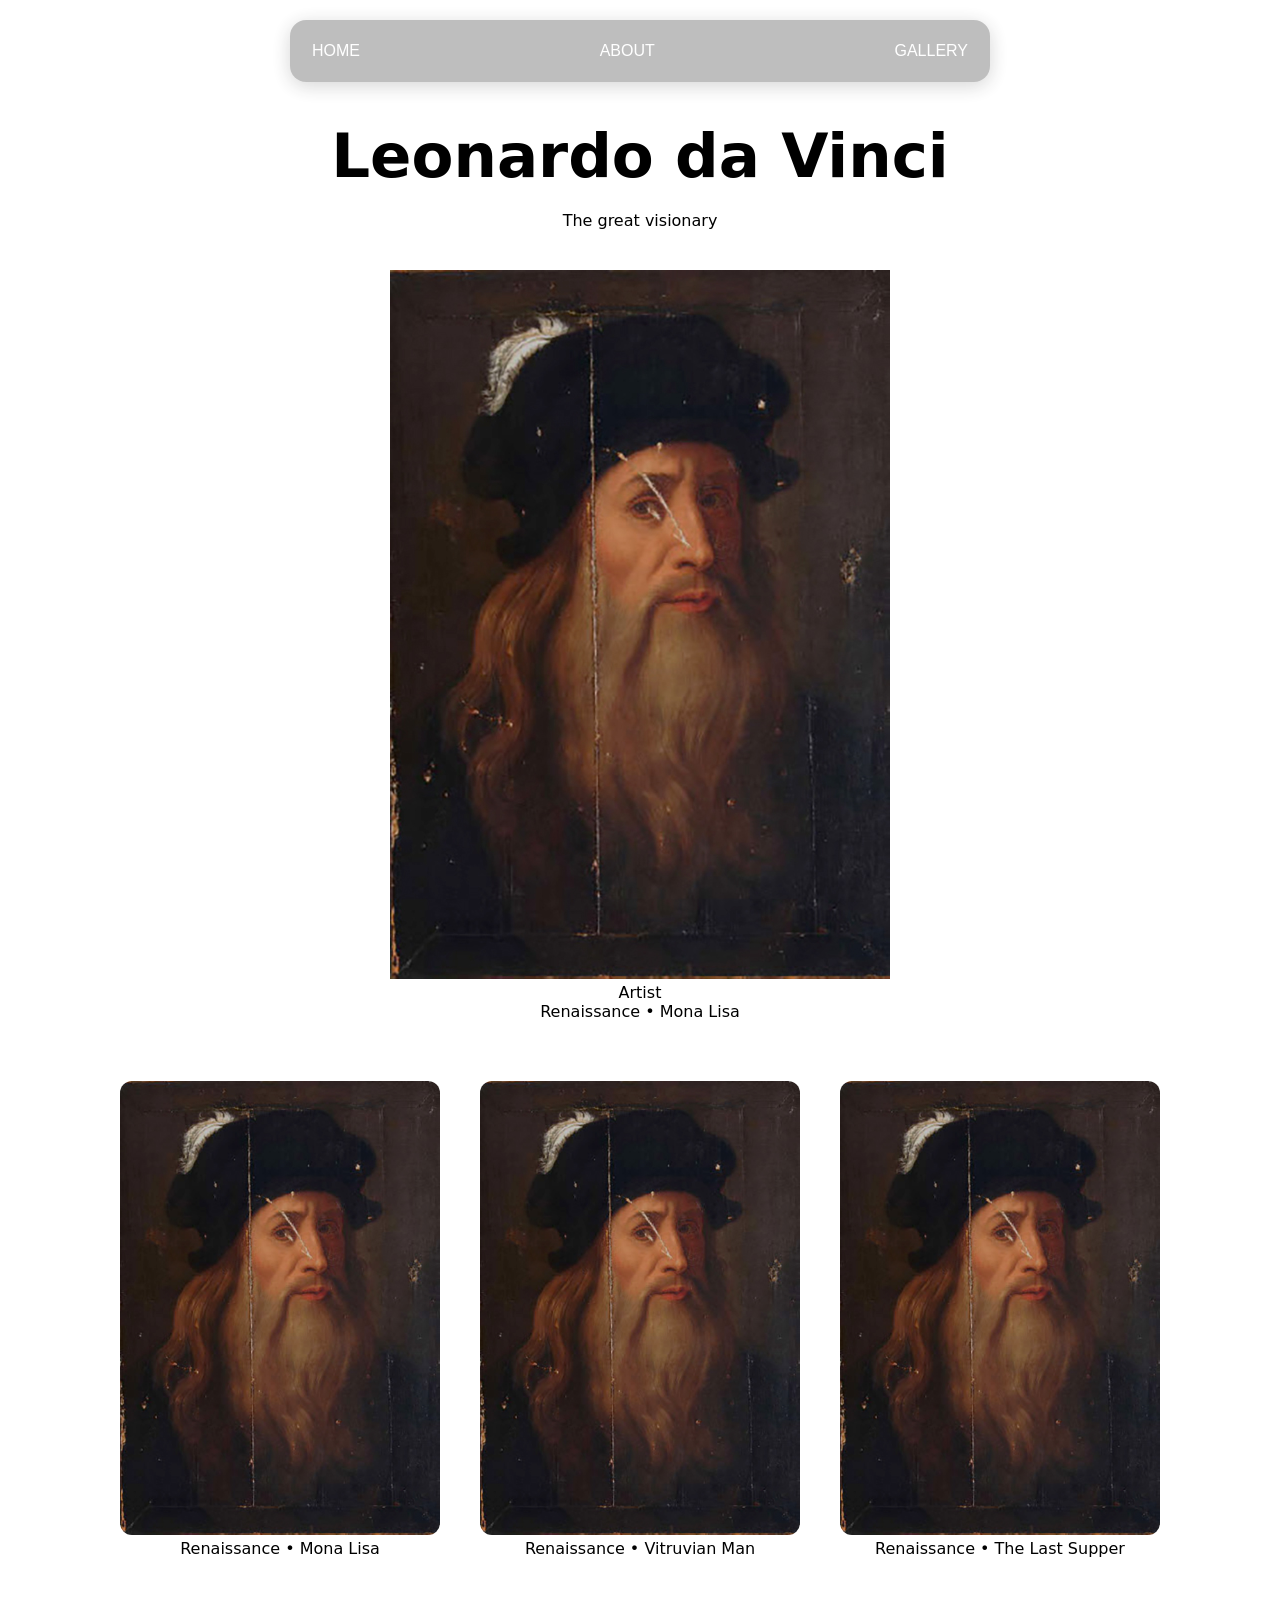
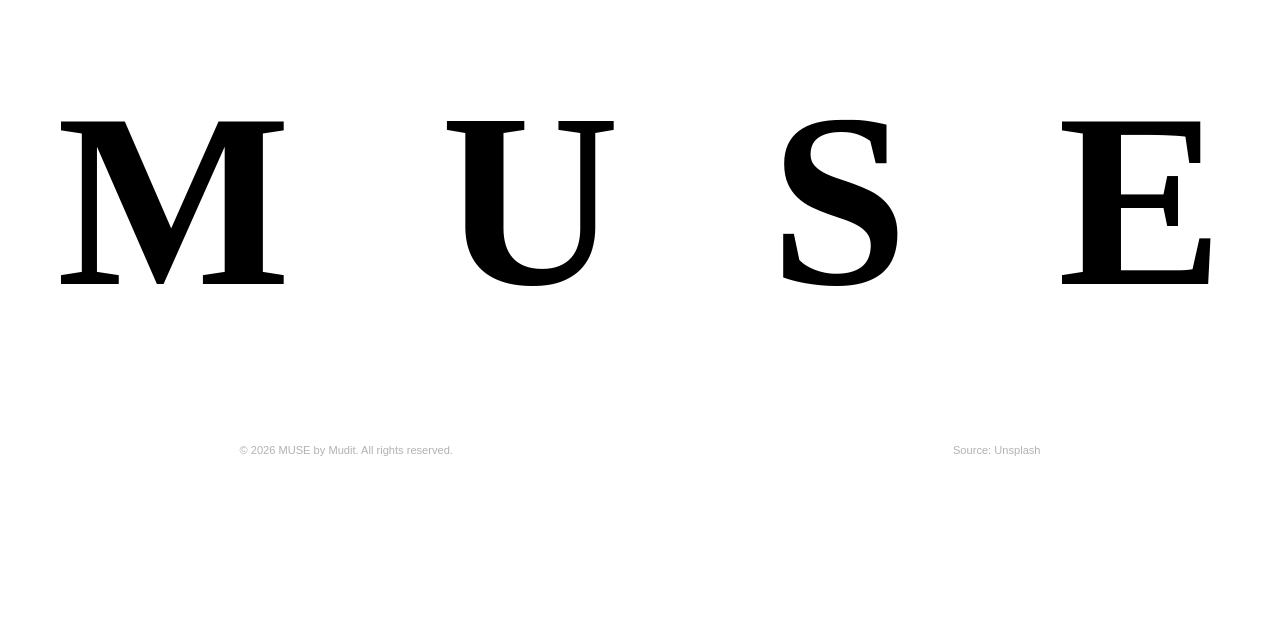
<file: davinci.html>
<!DOCTYPE html>
<html lang="en">

<head>
    <meta charset="UTF-8">
    <meta name="viewport" content="width=device-width, initial-scale=1.0">
    <link rel="stylesheet" href="main.css">
    <title>Leonardo da Vinci - MUSE</title>
</head>

<body>
    <header>
        <nav class="logo">
            <ul>
                <li><a style="font-style: normal;" class="logoText2" href="./index.html">Home</a></li>
                <li><a style="font-style: normal;" class="logoText2" href="./about.html">About</a></li>
                <li><a style="font-style: normal;" class="logoText2" href="./items.html">Gallery</a></li>
            </ul>
        </nav>
    </header>

    <main class="itemPage">
        <section class="itemIntro">
            <h1>Leonardo da Vinci</h1>
            <p>The great visionary</p>
        </section>

        <section class="itemHero">
            <img src="./images/leonardo.jpg" alt="Leonardo da Vinci portrait">
            <article class="itemHeroCard">
                <h2>Artist</h2>
                <p>Renaissance • Mona Lisa</p>
            </article>
        </section>

        <section class="itemGrid">
            <article class="itemTile">
                <img src="./images/leonardo.jpg" alt="Leonardo artwork detail 1">
                <p>Renaissance • Mona Lisa</p>
            </article>
            <article class="itemTile">
                <img src="./images/leonardo.jpg" alt="Leonardo artwork detail 2">
                <p>Renaissance • Vitruvian Man</p>
            </article>
            <article class="itemTile">
                <img src="./images/leonardo.jpg" alt="Leonardo artwork detail 3">
                <p>Renaissance • The Last Supper</p>
            </article>
        </section>
    </main>
    <footer>
        <div class="footerDisplay">
            <p>MUSE</p>
        </div>

        <div class="footerText">
            <p>&copy; 2026 MUSE by Mudit. All rights reserved.</p>
            <p> Source: Unsplash</p>
        </div>

    </footer>
</body>

</html>
</file>
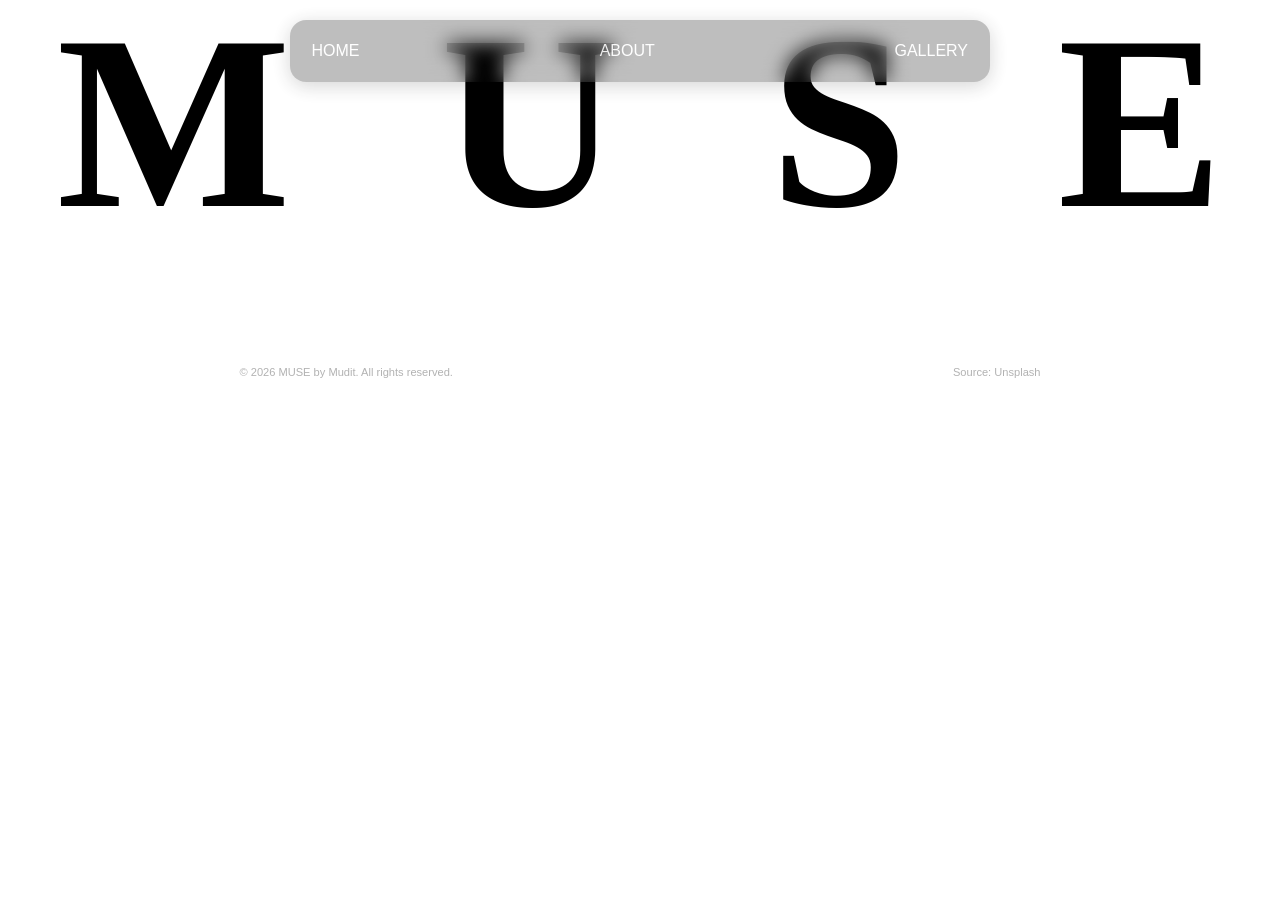
<file: item1.html>
<!DOCTYPE html>
<html lang="en">

<head>
    <meta charset="UTF-8">
    <meta name="viewport" content="width=device-width, initial-scale=1.0">
    <link rel="stylesheet" href="main.css">
    <title>About MUSE</title>
</head>

<body>
    <header>
        <nav>
            <ul>
                <li><a href="./index.html">Home</a></li>
                <li><a href="./about.html">About</a></li>
                <li><a href="./items.html">Gallery</a></li>
            </ul>
        </nav>
    </header>
    <section>


    </section>


    <footer>
        <div class="footerDisplay">
            <p>MUSE</p>
        </div>

        <div class="footerText">
            <p>&copy; 2026 MUSE by Mudit. All rights reserved.</p>
            <p> Source: Unsplash</p>
        </div>

    </footer>
</body>


</html>
</file>
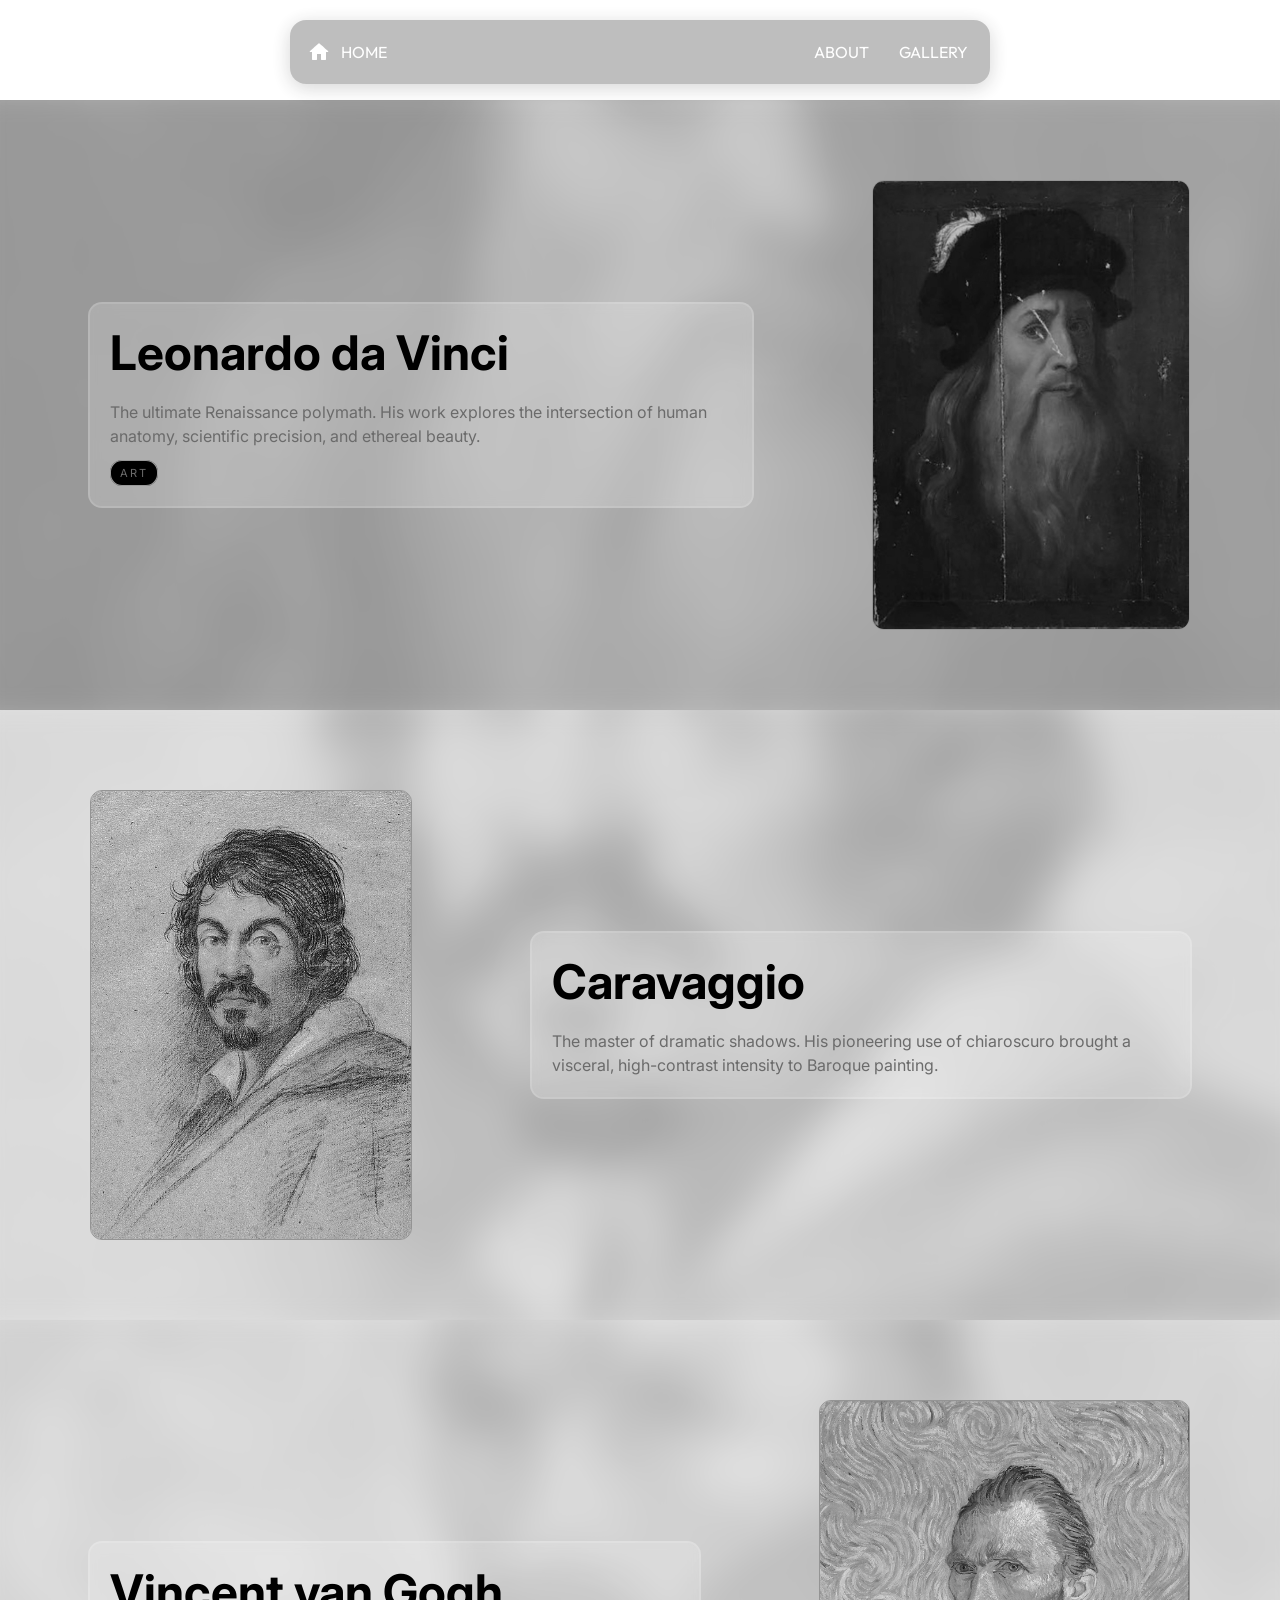
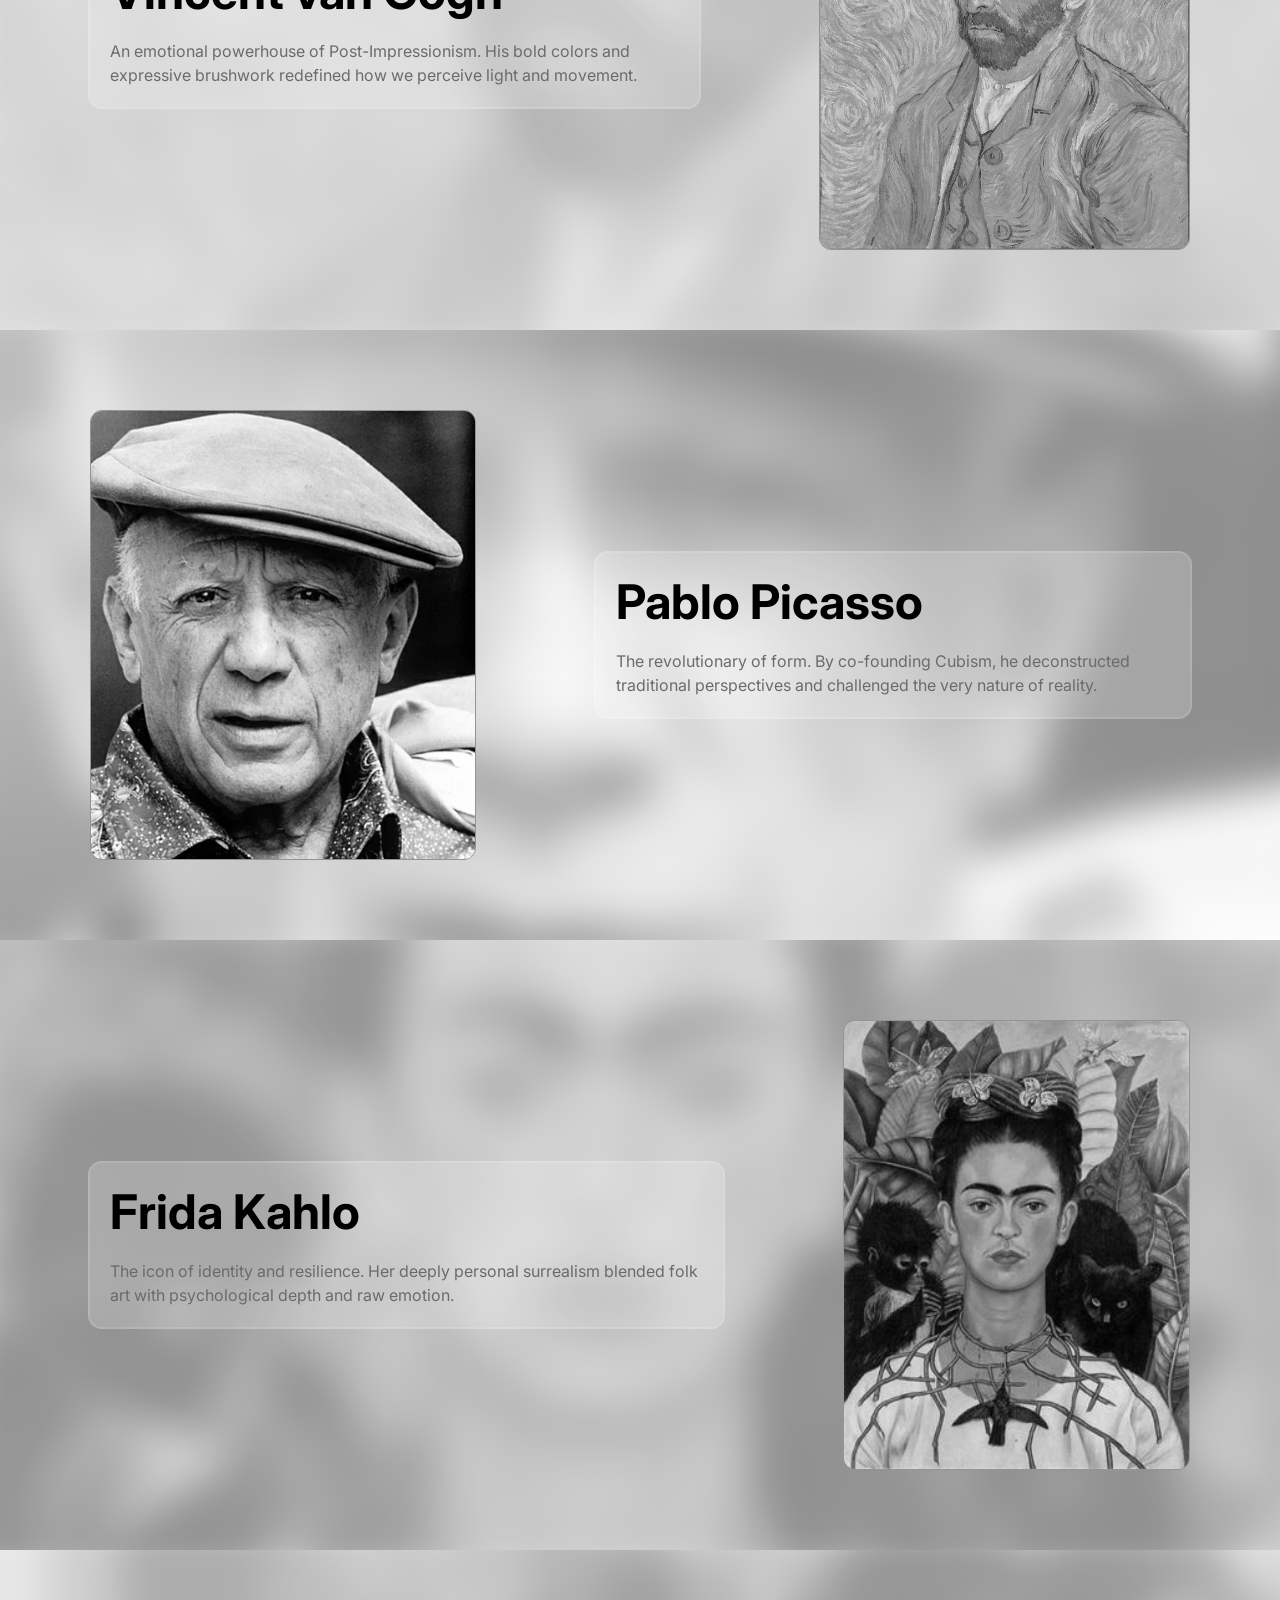
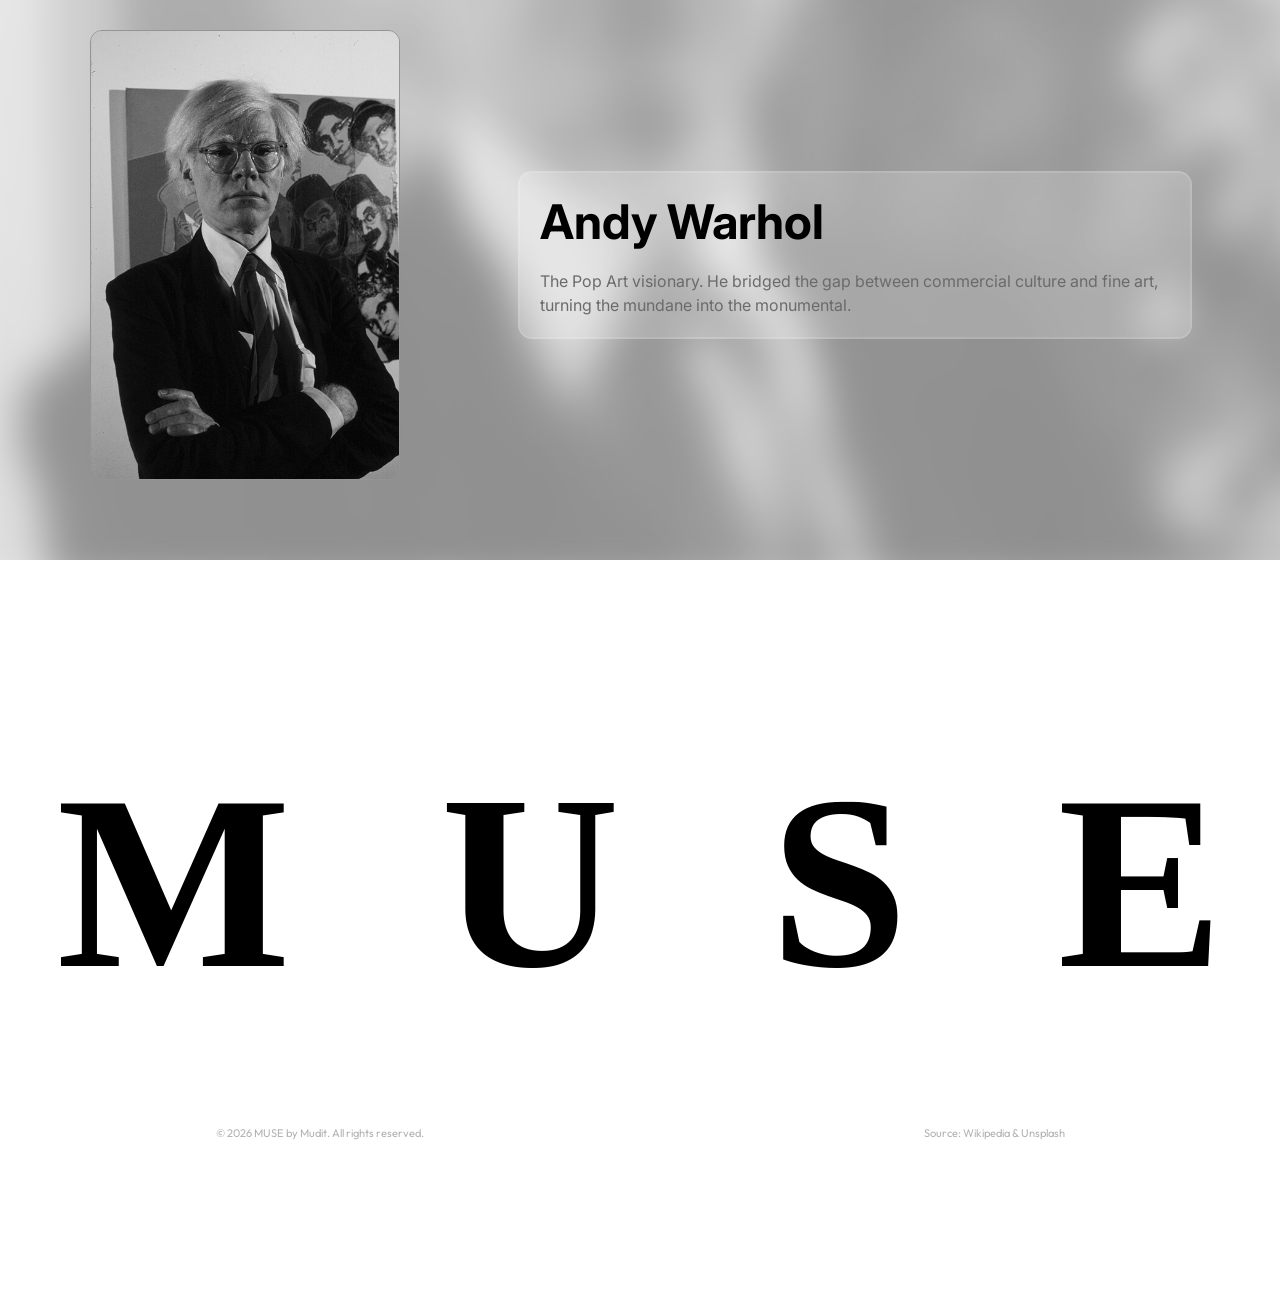
<file: items.html>
<!DOCTYPE html>
<html lang="en">

<head>
    <meta charset="UTF-8">
    <meta name="viewport" content="width=device-width, initial-scale=1.0">
    <link rel="stylesheet" href="main.css">
    <link rel="preconnect" href="https://fonts.googleapis.com">
    <link rel="preconnect" href="https://fonts.gstatic.com" crossorigin>
    <link
        href="https://fonts.googleapis.com/css2?family=Inter:ital,opsz,wght@0,14..32,100..900;1,14..32,100..900&family=Outfit:wght@100..900&display=swap"
        rel="stylesheet">
    <link href="https://fonts.googleapis.com/css2?family=Ballet:opsz@16..72&display=swap" rel="stylesheet">
    <title>Gallery - MUSE</title>
</head>

<body>
    <header>
        <nav class="logo">
            <ul>
                <div class="nav-left">
                    <img src="./images/home.png" alt="Home">
                    <a style="font-style: normal;" class="logoText2" href="./index.html">Home</a>
                </div>
                <div class="nav-right">
                    <li><a style="font-style: normal;" class="logoText2" href="./about.html">About</a></li>
                    <li><a style="font-style: normal;" class="logoText2" href="./items.html">Gallery</a></li>
                </div>

            </ul>
        </nav>
    </header>

    <section class="itemsShowcase">
        <article class="itemRow" id="item1" style="--row-bg: url('./images/leonardo.jpg');">
            <div class="itemText">
                <a href="./davinci.html">
                    <h2>Leonardo da Vinci</h2>
                </a>
                <p>The ultimate Renaissance polymath. His work explores the intersection of human anatomy, scientific
                    precision, and ethereal beauty.</p>
                <p class="itemCategory">ART</p>
            </div>
            <img class="itemImage" src="./images/leonardo.jpg" alt="Leonardo da Vinci">
        </article>

        <article class="itemRow" id="item2" style="--row-bg: url('./images/caravaggio.jpg');">
            <div class="itemText">
                <a href="./caravaggio.html">
                    <h2>Caravaggio</h2>
                </a>
                <p>The master of dramatic shadows. His pioneering use of chiaroscuro brought a visceral, high-contrast
                    intensity to Baroque painting.</p>
            </div>
            <img class="itemImage" src="./images/caravaggio.jpg" alt="Caravaggio">
        </article>

        <article class="itemRow" id="item3" style="--row-bg: url('./images/vangogh.jpg');">
            <div class="itemText">
                <a href="./vangogh.html">
                    <h2>Vincent van Gogh</h2>
                </a>
                <p>An emotional powerhouse of Post-Impressionism. His bold colors and expressive brushwork redefined how
                    we perceive light and movement.</p>
            </div>
            <img class="itemImage" src="./images/vangogh.jpg" alt="Vincent van Gogh">
        </article>

        <article class="itemRow" id="item4" style="--row-bg: url('./images/picasso.webp');">
            <div class="itemText">
                <a href="./picasso.html">
                    <h2>Pablo Picasso</h2>
                </a>
                <p>The revolutionary of form. By co-founding Cubism, he deconstructed traditional perspectives and
                    challenged the very nature of reality.</p>
            </div>
            <img class="itemImage" src="./images/picasso.webp" alt="Pablo Picasso">
        </article>

        <article class="itemRow" id="item5" style="--row-bg: url('./images/kahlo.jpg');">
            <div class="itemText">
                <a href="./kahlo.html">
                    <h2>Frida Kahlo</h2>
                </a>
                <p>The icon of identity and resilience. Her deeply personal surrealism blended folk art with
                    psychological depth and raw emotion.</p>
            </div>
            <img class="itemImage" src="./images/kahlo.jpg" alt="Frida Kahlo">
        </article>

        <article class="itemRow" id="item6" style="--row-bg: url('./images/andy.jpg');">
            <div class="itemText">
                <a href="./warhol.html">
                    <h2>Andy Warhol</h2>
                </a>
                <p>The Pop Art visionary. He bridged the gap between commercial culture and fine art, turning the
                    mundane into the monumental.</p>
            </div>
            <img class="itemImage" src="./images/andy.jpg" alt="Andy Warhol">
        </article>
    </section>

    <footer>
        <div class="footerDisplay">
            <p>MUSE</p>
        </div>

        <div class="footerText">
            <p>&copy; 2026 MUSE by Mudit. All rights reserved.</p>
            <p>Source: Wikipedia & Unsplash</p>
        </div>
    </footer>
</body>

</html>
</file>
<file: main.css>
* {
  list-style: none;
  margin: 0;
  padding: 0;
  text-decoration: none;
  color: black;
  font-weight: normal;
  font-size: 16px;
  box-sizing: border-box;
}

a {
  color: black;
}

::selection {
  background: black;
  color: white;
}

.outfit {
  font-family: "Outfit", sans-serif;
  font-optical-sizing: auto;
  font-weight: 400;
  font-style: normal;
}

.inter {
  font-family: "Inter", sans-serif;
  font-optical-sizing: auto;
  font-weight: 400;
  font-style: normal;
}

html {
  scroll-behavior: smooth;

}

body {
  font-family: Inter, Outfit, ui-sans-serif, system-ui;
  width: 100%;
  text-align: center;
  align-items: center;
  justify-content: center;
  min-height: 100vh;
  margin: 0;
}

h1 {
  text-align: center;
  padding: 20px;
}

main {
  display: flex;
  flex-wrap: wrap;
  justify-content: center;
}

h1 {
  font-size: 3.815rem;
  font-weight: 700;
}

p {
  font-size: 1rem;
  font-weight: 400;
}



.logoText {
  font-family: 'times new roman';
  font-style: italic;
  font-size: 6rem;
  width: 100%;
  list-style: none;
  font-weight: 900;
  color: black;
  margin-right: 10px;
  letter-spacing: -10px;

}



/* .logo {
  font-family: "Inter", sans-serif;
  padding: 20px;
  font-size: 2rem;
  color: white;
  font-weight: 900;
  font-style: italic;
  background-color: rgba(0, 0, 0, 0.78);
  backdrop-filter: blur(10px);
  border-bottom: 1px solid rgba(255, 255, 255, 0.14);

} */

nav {
  position: fixed;
  top: 20px;
  left: 50%;
  transform: translateX(-50%);
  z-index: 99;
  width: 700px;
  max-width: 90%;
  margin: 0;
  display: flex;
  justify-content: space-between;
  align-items: center;
}

.nav-right {
  display: flex;
  align-items: center;
  gap: 10px;
}

.nav-left {
  padding-left: 5px;
  display: flex;
  align-items: center;
}


nav ul:hover {
  scale: 1.01;

}

nav ul {
  color: white;
  display: flex;
  flex-direction: row;
  align-items: center;
  justify-content: space-between;
  gap: 15px;
  background-color: rgba(0, 0, 0, 0.3);
  opacity: 0.85;
  width: 100%;
  padding: 12px;
  position: relative;
  backdrop-filter: blur(10px);
  border-radius: 1rem;
  box-shadow: 0 4px 20px rgba(0, 0, 0, 0.2);
}



nav a {
  padding: 10px;
  display: inline-flex;
  justify-content: center;
  align-items: center;
  font-family: 'Outfit', sans-serif;
  color: white;
  font-weight: 400;
  font-size: 1rem;
  list-style: none;
  font-style: normal;
  text-transform: uppercase;

}

nav li:hover,
.nav-left:hover {
  background-color: rgba(255, 255, 255, 0.09);
  border-radius: 12px;
  scale: 1.05;
}



.hero {
  margin-bottom: 100px;
  display: flex;
  flex-direction: column;
  align-items: center;
  justify-content: center;
  align-items: center;
  padding: 75px;
  width: 60%;
  min-width: 600px;
  margin-top: 200px;
  background-color: rgba(255, 255, 255, 0.2);
  backdrop-filter: blur(5px);
  border-radius: 12px;
  box-shadow: 0 0 0 2px rgba(255, 255, 255, 0.3);

}

.hero h1 {
  width: 100%;
  text-align: center;
  margin: 0px;
}

.hero p {
  width: 500px;
  max-width: 100%;
  font-size: 1rem;
  text-align: center;
  align-items: center;
  justify-content: center;
  color: #464646;
  margin-bottom: 25px;
}

.heroCTA {
  display: flex;
  justify-content: center;
  gap: 20px;
  margin-top: 20px;
}


.buttonV1 {
  background-color: black;
  border: 1px solid black;
  border-radius: 12px;
  color: white;
  padding: 10px 20px;
  text-decoration: none;
  font-size: 1rem;
  cursor: pointer;
  opacity: 0.6;
}

.buttonV2 {
  background-color: rgb(255, 255, 255);
  border: 1px solid rgba(0, 0, 0, 0.22);
  border-radius: 12px;
  padding: 10px 20px;
  text-decoration: none;
  font-size: 1rem;
  cursor: pointer;
  opacity: 0.7;

}



button:hover {
  scale: 1.05;
  opacity: 1;
  box-shadow: 0 0 0 1px rgba(255, 255, 255, 0.6);
}

footer {
  position: static;
  bottom: 0;
  width: 100%;
  height: 2.5rem;
  margin-bottom: 500px;
  justify-content: space-between;
  align-items: center;
}


.footerText {
  font-family: 'Outfit', sans-serif;
  display: inline-flex;
  gap: 500px;
  margin-top: 100px;
  padding-bottom: 12px;
  opacity: 0.5;
}

.footerText p {
  font-size: 0.694rem;
  color: #666;

}

.footerDisplay {
  font-family: '';
  display: flex;
  justify-content: center;
  gap: 20px;
}

.footerDisplay p {
  letter-spacing: 150px;
  font-weight: 900;
  margin-top: -20px;
  font-size: 15.5rem;
  display: inline-block;
  margin-right: -150px;
  white-space: nowrap;
}

.newsletter-container {
  background-color: #e9e9e9;
  width: 95%;
  max-width: 700px;
  padding: 80px 40px;
  border-radius: 12px;
  text-align: center;
  margin-inline: auto;
  margin-top: 200px;
  background-color: rgba(255, 255, 255, 0.4);
  backdrop-filter: blur(10px);
  box-shadow: inset 0 0 0 1px rgba(255, 255, 255, 0.6);
}

#item1 section {
  background-image: url('./images/leonardo.jpg');
  filter: blur(80px);
  background-position: center;
  background-repeat: no-repeat;
  background-size: cover;
}

.newsletter-container h1 {
  font-size: 2.986rem;
  font-weight: 700;
  color: #111;
}

.newsletter-container p {
  font-size: 1rem;
  color: #666;
  margin-bottom: 40px;
}


.newsletter-form {
  display: inline-flex;
  border: 1px solid #aaa;
  border-radius: 6px;
  overflow: hidden;
  background-color: #fff;
}

.newsletter-form input {
  padding: 12px 16px;
  border: none;
  outline: none;
  width: 250px;
  font-size: 1rem;
}

.newsletter-form button {
  padding: 12px 30px;
  border: none;
  background-color: #000;
  color: #fff;
  font-size: 1rem;
  font-weight: 500;
  cursor: pointer;
}

.item {
  align-items: center;
  justify-content: center;
  text-align: center;
  width: 800px;
  display: flex;
  flex-direction: column;
  gap: 5px;

}

.itemsShowcase {
  margin-top: 0;
  padding-top: 100px;
  margin-bottom: 200px;
}

.itemRow {
  margin-inline: auto;
  display: flex;
  align-items: center;
  justify-content: center;
  gap: 120px;
  padding: 80px 90px;
  position: relative;
  overflow: hidden;
  isolation: isolate;

}

.itemRow::before {
  content: "";
  position: absolute;
  inset: -12px;
  z-index: -2;
  background-image:
    linear-gradient(rgba(255, 255, 255, 0.55), rgba(255, 255, 255, 0.55)),
    var(--row-bg);
  background-size: cover;
  background-position: center;
  background-repeat: no-repeat;
  filter: blur(20px);
  transform: scale(1.05);
}

.itemRow>* {
  position: relative;
  z-index: 1;
}

.itemRow h2,
.itemRow img {
  cursor: pointer;
}

.itemImage {
  cursor: pointer;
  width: 300px;
  border-radius: 12px;

}

.itemRow {
  filter: grayscale(100%);
  transition: filter 0.5s ease;
}

.itemRow:hover {
  filter: grayscale(0%);
}


img:hover {
  scale: 1.05;
  transition: transform 0.3s ease;
  transition: scale 0.3s ease;
  box-shadow: 0 4px 20px rgba(0, 0, 0, 0.2);

}

.itemRow:nth-child(even) {
  flex-direction: row-reverse;
}



.itemText {
  width: 100%;
  text-align: left;
  padding: 20px;
  background-color: rgba(255, 255, 255, 0.2);
  backdrop-filter: blur(5px);
  border-radius: 12px;
  box-shadow: 0 0 0 2px rgba(255, 255, 255, 0.3);
}

.itemText h2 {
  font-size: 2.986rem;
  font-weight: 700;
  margin-bottom: 18px;
}

.itemText p {
  color: #666b75;
  line-height: 1.5;
}

.itemImage {
  width: 450px;
  height: 450px;
  border: 1px solid #8f949e;
  position: relative;
}

.itemCategory {
  font-size: 0.694rem;
  color: #666;
  margin-top: 12px;
  letter-spacing: 2px;
  text-align: center;
  background-color: #000;
  border-radius: 12px;
  width: max-content;
  padding: 5px 10px;
  box-shadow: inset 0 0 0 1px rgba(255, 255, 255, 0.6);

}

.itemPage {
  display: flex;
  flex-direction: row;
  align-items: center;
  justify-content: center;
  gap: 40px;
  padding: 100px;
}

.itemGrid {
  display: grid;
  grid-template-columns: repeat(3, 1fr);
  gap: 40px;
  align-items: center;
  margin: 20px;
}

.itemGrid img {
  width: 100%;
  border-radius: 12px;
  cursor: pointer;
}




@keyframes fadeIn {
  from {
    opacity: 0;
  }

  to {
    opacity: 1;
  }
}

.fadeIn {
  opacity: 100%;
  animation: fadeIn 1s ease-in-out;
}
</file>
